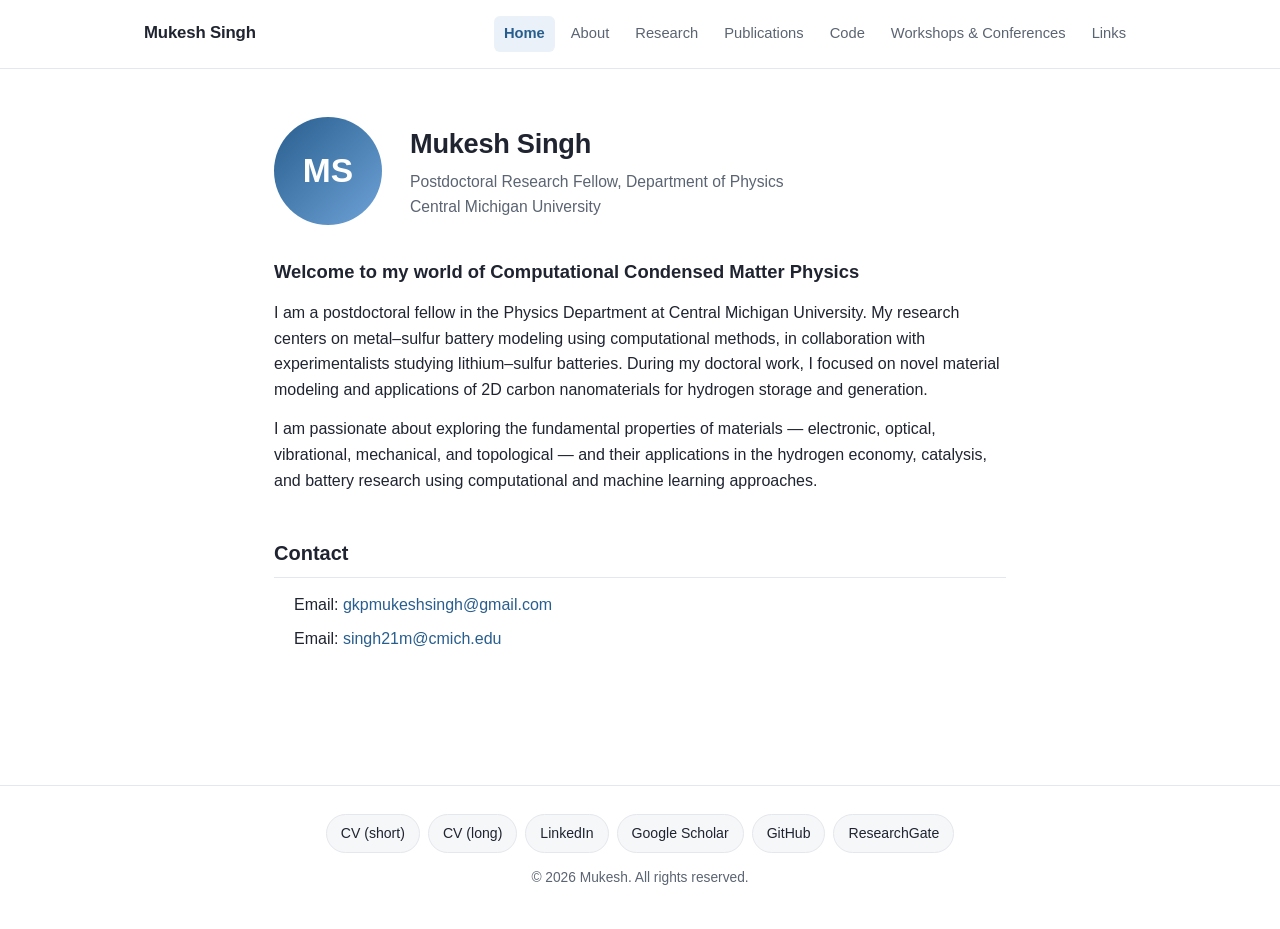
<file: index.html>
<!DOCTYPE html>
<html lang="en">

<head>
  <meta charset="UTF-8">
  <meta name="viewport" content="width=device-width, initial-scale=1.0">
  <title>Mukesh Singh — Computational Condensed Matter Physics</title>
  <meta name="description"
    content="Mukesh Singh, postdoctoral fellow at Central Michigan University, researching metal-sulfur batteries and computational condensed matter physics.">
  <link rel="stylesheet" href="assets/style.css">
</head>

<body>

  <header class="site-header">
    <div class="nav-wrap">
      <a class="site-name" href="index.html">Mukesh Singh</a>
      <nav class="site-nav">
        <a href="index.html" class="active">Home</a>
        <a href="about.html">About</a>
        <a href="research.html">Research</a>
        <a href="publications.html">Publications</a>
        <a href="code.html">Code</a>
        <a href="workshops.html">Workshops &amp; Conferences</a>
        <a href="links.html">Links</a>
      </nav>
    </div>
  </header>

  <main>

    <section class="hero">
      <div class="avatar">
        <!-- Replace this block with <img src="assets/profile.jpg" alt="Mukesh Singh"> once you add your photo -->
        MS
      </div>
      <div class="hero-text">
        <h1>Mukesh Singh</h1>
        <p class="hero-role">Postdoctoral Research Fellow, Department of Physics<br>Central Michigan University</p>
      </div>
    </section>

    <p class="tagline">Welcome to my world of Computational Condensed Matter Physics</p>

    <section>
      <p>
        I am a postdoctoral fellow in the Physics Department at Central Michigan University.
        My research centers on metal&ndash;sulfur battery modeling using computational methods,
        in collaboration with experimentalists studying lithium&ndash;sulfur batteries.
        During my doctoral work, I focused on novel material modeling and applications of
        2D carbon nanomaterials for hydrogen storage and generation.
      </p>
      <p>
        I am passionate about exploring the fundamental properties of materials &mdash;
        electronic, optical, vibrational, mechanical, and topological &mdash; and their
        applications in the hydrogen economy, catalysis, and battery research using
        computational and machine learning approaches.
      </p>
    </section>

    <section>
      <h2>Contact</h2>
      <ul class="contact-list plain">
        <li>Email: <a href="mailto:gkpmukeshsingh@gmail.com">gkpmukeshsingh@gmail.com</a></li>
        <li>Email: <a href="mailto:singh21m@cmich.edu">singh21m@cmich.edu</a></li>
      </ul>
    </section>

  </main>

  <footer class="site-footer">
    <div class="footer-wrap">
      <div class="link-row">
        <a class="pill" href="https://github.com/mukesh4iitb/mukesh4iitb.github.io/blob/main/CV_short.pdf"
          target="_blank" rel="noopener">CV (short)</a>
        <a class="pill" href="https://github.com/mukesh4iitb/mukesh4iitb.github.io/blob/main/CV_long.pdf"
          target="_blank" rel="noopener">CV (long)</a>
        <a class="pill" href="http://linkedin.com/in/mukesh-singh-63236919b" target="_blank" rel="noopener">LinkedIn</a>
        <a class="pill" href="https://scholar.google.co.in/citations?user=Lfi6CDsAAAAJ&hl=en" target="_blank"
          rel="noopener">Google Scholar</a>
        <a class="pill" href="https://github.com/mukesh4iitb" target="_blank" rel="noopener">GitHub</a>
        <a class="pill" href="https://www.researchgate.net/profile/Mukesh_Singh9" target="_blank"
          rel="noopener">ResearchGate</a>
      </div>
      <span class="footer-copyright">&copy; 2026 Mukesh. All rights reserved.</span>
    </div>
  </footer>

</body>

</html>
</file>
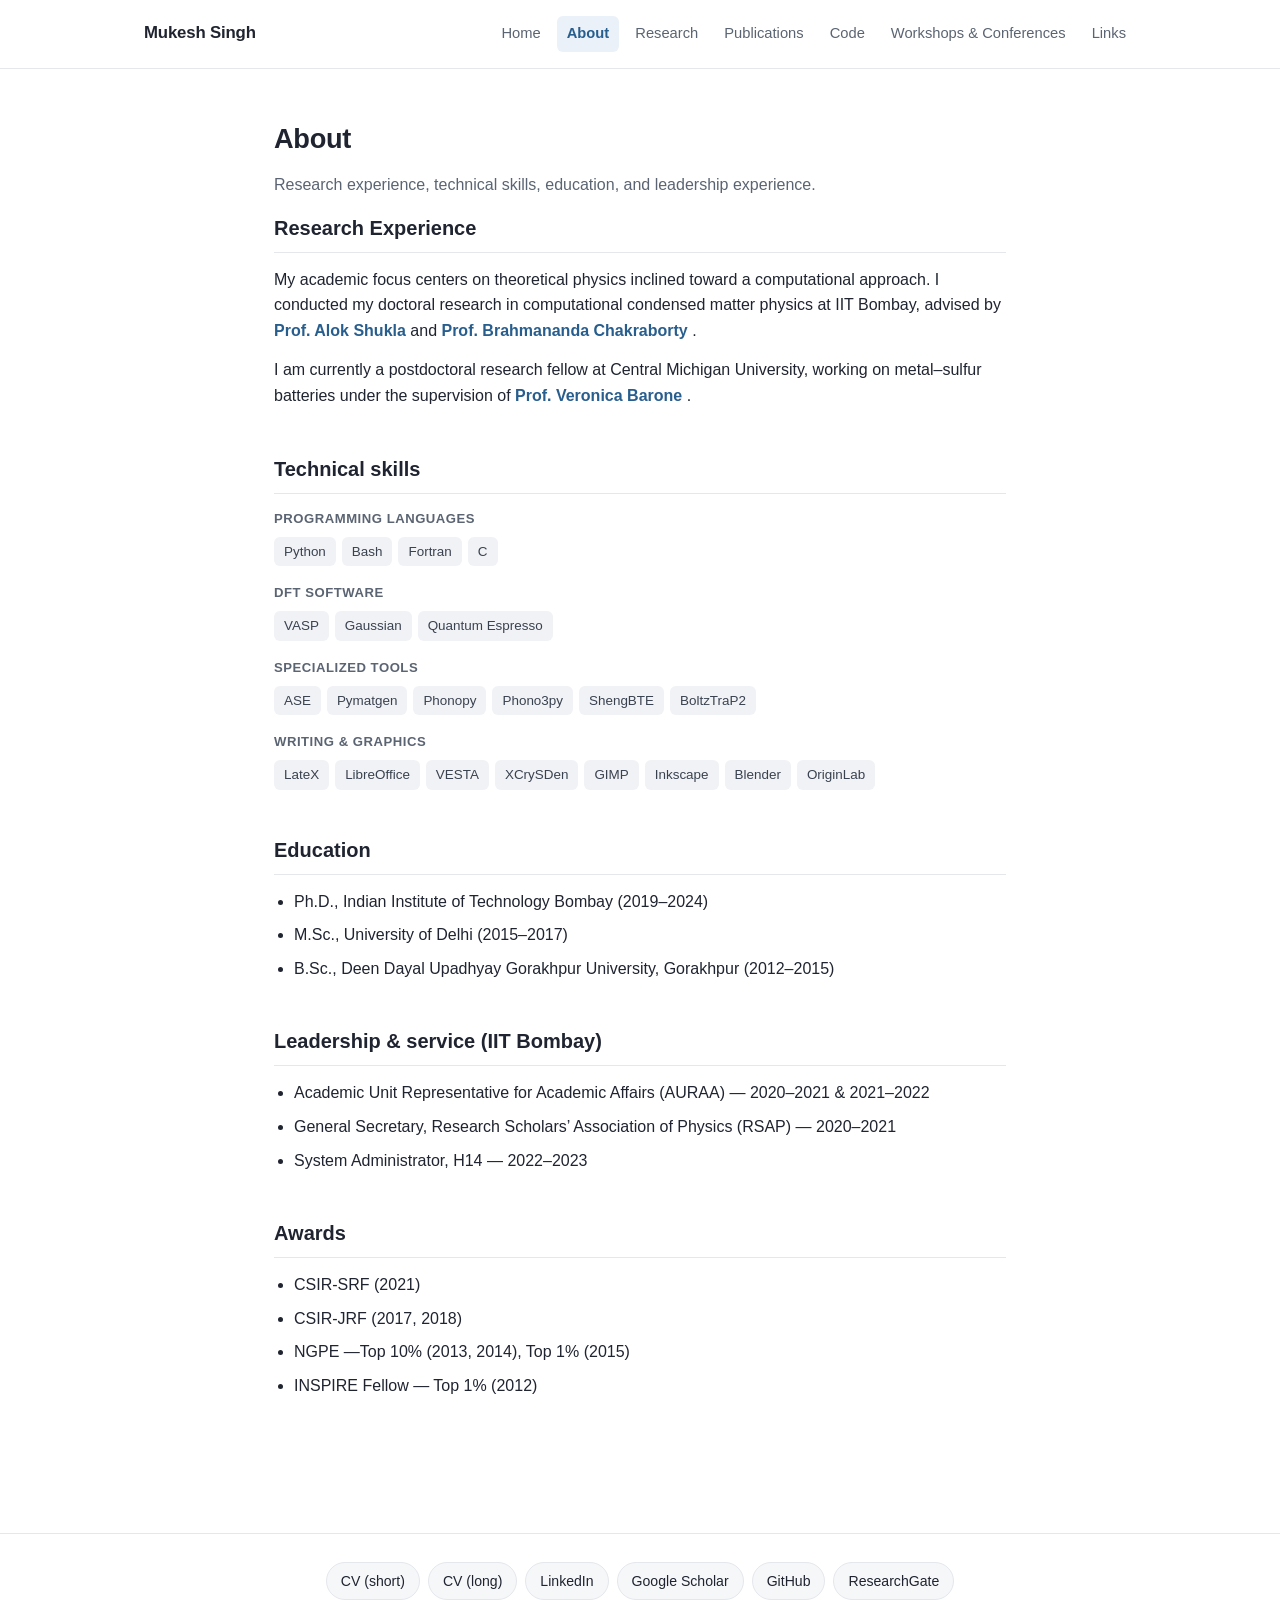
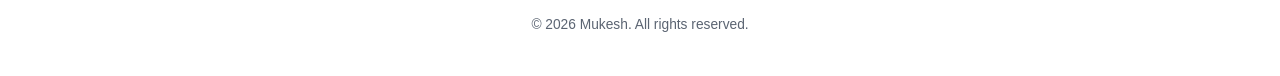
<file: about.html>
<!DOCTYPE html>
<html lang="en">

<head>
  <meta charset="UTF-8">
  <meta name="viewport" content="width=device-width, initial-scale=1.0">
  <title>About — Mukesh Singh</title>
  <meta name="description" content="Education, research background, and leadership roles of Mukesh Singh.">
  <link rel="stylesheet" href="assets/style.css">
</head>

<body>

  <header class="site-header">
    <div class="nav-wrap">
      <a class="site-name" href="index.html">Mukesh Singh</a>
      <nav class="site-nav">
        <a href="index.html">Home</a>
        <a href="about.html" class="active">About</a>
        <a href="research.html">Research</a>
        <a href="publications.html">Publications</a>
        <a href="code.html">Code</a>
        <a href="workshops.html">Workshops &amp; Conferences</a>
        <a href="links.html">Links</a>
      </nav>
    </div>
  </header>

  <main>

    <h1>About</h1>
    <p class="muted">Research experience, technical skills, education, and leadership experience.</p>

    <section>
      <h2>Research Experience</h2>
      <p>
        My academic focus centers on theoretical physics inclined toward a computational
        approach. I conducted my doctoral research in computational condensed matter physics
        at IIT Bombay, advised by
        <strong>
          <a href="https://homepages.iitb.ac.in/~shukla/" target="_blank" rel="noopener">
            Prof. Alok Shukla
          </a>
        </strong>
        and
        <strong>
          <a href="https://scholar.google.com/citations?user=LNHAP3UAAAAJ&hl=en" target="_blank" rel="noopener">
            Prof. Brahmananda Chakraborty
          </a>
        </strong>.
        <!-- <strong>Prof. Alok Shukla</strong> and <strong>Prof. Brahmananda Chakraborty</strong>. -->
      </p>
      <p>
        I am currently a postdoctoral research fellow at Central Michigan University, working
        on metal&ndash;sulfur batteries under the supervision of
        <strong>
          <a href="https://people.se.cmich.edu/baron1v/" target="_blank" rel="noopener">
            Prof. Veronica Barone
          </a>
        </strong>.
      </p>
    </section>

    <section>
      <h2>Technical skills</h2>

      <div class="tag-group">
        <div class="tag-group-label">Programming languages</div>
        <div class="tags">
          <span class="tag">Python</span>
          <span class="tag">Bash</span>
          <!-- <span class="tag">Jupyter Notebook</span> -->
          <span class="tag">Fortran</span>
          <span class="tag">C</span>
        </div>
      </div>

      <!-- <div class="tag-group">
        <div class="tag-group-label">Libraries</div>
        <div class="tags">
          <span class="tag">ASE</span>
          <span class="tag">Pymatgen</span>
        </div>
      </div> -->

      <div class="tag-group">
        <div class="tag-group-label">DFT software</div>
        <div class="tags">
          <span class="tag">VASP</span>
          <span class="tag">Gaussian</span>
          <span class="tag">Quantum Espresso</span>
        </div>
      </div>

      <div class="tag-group">
        <div class="tag-group-label">Specialized tools</div>
        <div class="tags">
          <span class="tag">ASE</span>
          <span class="tag">Pymatgen</span>
          <span class="tag">Phonopy</span>
          <span class="tag">Phono3py</span>
          <span class="tag">ShengBTE</span>
          <span class="tag">BoltzTraP2</span>
        </div>
      </div>

      <div class="tag-group">
        <div class="tag-group-label">Writing & Graphics</div>
        <div class="tags">
          <span class="tag">LateX</span>
          <span class="tag">LibreOffice</span>
          <span class="tag">VESTA</span>
          <span class="tag">XCrySDen</span>
          <span class="tag">GIMP</span>
          <span class="tag">Inkscape</span>
          <span class="tag">Blender</span>
          <span class="tag">OriginLab</span>
        </div>
      </div>
    </section>

    <section>
      <h2>Education</h2>
      <ul class="plain">
        <li>Ph.D., Indian Institute of Technology Bombay (2019&ndash;2024)</li>
        <li>M.Sc., University of Delhi (2015&ndash;2017)</li>
        <li>B.Sc., Deen Dayal Upadhyay Gorakhpur University, Gorakhpur (2012&ndash;2015)</li>
      </ul>
    </section>

    <section>
      <h2>Leadership &amp; service (IIT Bombay)</h2>
      <ul class="plain">
        <li>Academic Unit Representative for Academic Affairs (AURAA) &mdash; 2020&ndash;2021 &amp; 2021&ndash;2022</li>
        <li>General Secretary, Research Scholars&rsquo; Association of Physics (RSAP) &mdash; 2020&ndash;2021</li>
        <li>System Administrator, H14 &mdash; 2022&ndash;2023</li>
      </ul>
    </section>

    <section>
      <h2>Awards</h2>
      <ul class="plain">
        <li>CSIR-SRF (2021)</li>
        <li>CSIR-JRF (2017, 2018)</li>
        <li>NGPE &mdash;Top 10% (2013, 2014), Top 1% (2015)</li>
        <li>INSPIRE Fellow &mdash; Top 1% (2012)</li>
      </ul>
    </section>

  </main>

  <footer class="site-footer">
    <div class="footer-wrap">
      <div class="link-row">
        <a class="pill" href="https://github.com/mukesh4iitb/mukesh4iitb.github.io/blob/main/CV_short.pdf"
          target="_blank" rel="noopener">CV (short)</a>
        <a class="pill" href="https://github.com/mukesh4iitb/mukesh4iitb.github.io/blob/main/CV_long.pdf"
          target="_blank" rel="noopener">CV (long)</a>
        <a class="pill" href="http://linkedin.com/in/mukesh-singh-63236919b" target="_blank" rel="noopener">LinkedIn</a>
        <a class="pill" href="https://scholar.google.co.in/citations?user=Lfi6CDsAAAAJ&hl=en" target="_blank"
          rel="noopener">Google Scholar</a>
        <a class="pill" href="https://github.com/mukesh4iitb" target="_blank" rel="noopener">GitHub</a>
        <a class="pill" href="https://www.researchgate.net/profile/Mukesh_Singh9" target="_blank"
          rel="noopener">ResearchGate</a>
      </div>
      <span class="footer-copyright">&copy; 2026 Mukesh. All rights reserved.</span>
    </div>
  </footer>

</body>

</html>
</file>
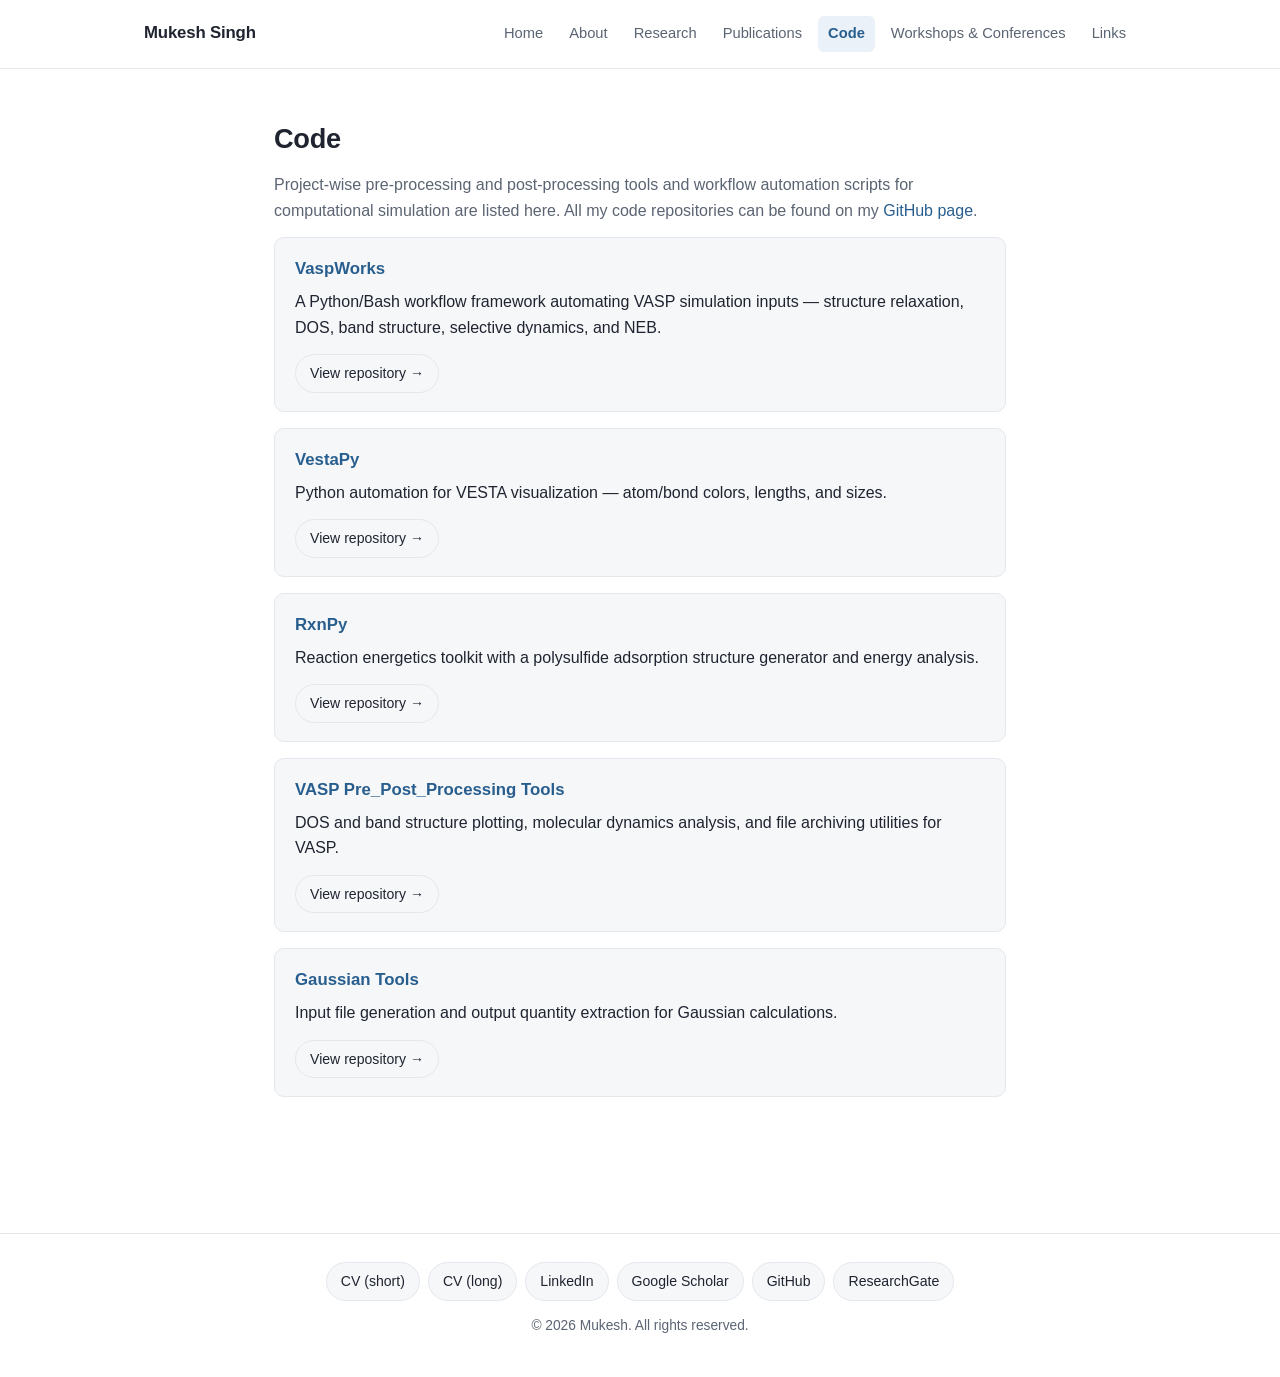
<file: code.html>
<!DOCTYPE html>
<html lang="en">

<head>
  <meta charset="UTF-8">
  <meta name="viewport" content="width=device-width, initial-scale=1.0">
  <title>Code — Mukesh Singh</title>
  <meta name="description"
    content="Open-source tools and workflow automation scripts by Mukesh Singh for computational simulation software (VASP, Gaussian, VESTA).">
  <link rel="stylesheet" href="assets/style.css">
</head>

<body>

  <header class="site-header">
    <div class="nav-wrap">
      <a class="site-name" href="index.html">Mukesh Singh</a>
      <nav class="site-nav">
        <a href="index.html">Home</a>
        <a href="about.html">About</a>
        <a href="research.html">Research</a>
        <a href="publications.html">Publications</a>
        <a href="code.html" class="active">Code</a>
        <a href="workshops.html">Workshops &amp; Conferences</a>
        <a href="links.html">Links</a>
      </nav>
    </div>
  </header>

  <main>

    <h1>Code</h1>
    <p class="muted">
      Project-wise pre-processing and post-processing tools and workflow automation
      scripts for computational simulation are listed here. All my code repositories
      can be found on my <a href="https://github.com/mukesh4iitb" target="_blank" rel="noopener">GitHub page</a>.
    </p>

    <section>

      <div class="card">
        <h3>VaspWorks</h3>
        <p>A Python/Bash workflow framework automating VASP simulation inputs &mdash; structure relaxation, DOS, band
          structure, selective dynamics, and NEB.</p>
        <a class="pill" href="https://github.com/mukesh4iitb/VaspWorks" target="_blank" rel="noopener">View repository
          →</a>
      </div>



      <div class="card">
        <h3>VestaPy</h3>
        <p>Python automation for VESTA visualization &mdash; atom/bond colors, lengths, and sizes.</p>
        <a class="pill" href="https://github.com/mukesh4iitb/vestapy" target="_blank" rel="noopener">View repository
          →</a>
      </div>

      <div class="card">
        <h3>RxnPy</h3>
        <p>Reaction energetics toolkit with a polysulfide adsorption structure generator and energy analysis.</p>
        <a class="pill" href="https://github.com/mukesh4iitb/RxnPy/tree/main" target="_blank" rel="noopener">View
          repository →</a>
      </div>


      <div class="card">
        <h3>VASP Pre_Post_Processing Tools</h3>
        <p>DOS and band structure plotting, molecular dynamics analysis, and file archiving utilities for VASP.</p>
        <a class="pill" href="https://github.com/mukesh4iitb/pre_and_post_processing_dft/tree/main/vasp" target="_blank"
          rel="noopener">View repository →</a>
      </div>

      <div class="card">
        <h3>Gaussian Tools</h3>
        <p>Input file generation and output quantity extraction for Gaussian calculations.</p>
        <a class="pill" href="https://github.com/mukesh4iitb/pre_and_post_processing_dft/tree/main/gaussian"
          target="_blank" rel="noopener">View repository →</a>
      </div>
    </section>

  </main>

  <footer class="site-footer">
    <div class="footer-wrap">
      <div class="link-row">
        <a class="pill" href="https://github.com/mukesh4iitb/mukesh4iitb.github.io/blob/main/CV_short.pdf"
          target="_blank" rel="noopener">CV (short)</a>
        <a class="pill" href="https://github.com/mukesh4iitb/mukesh4iitb.github.io/blob/main/CV_long.pdf"
          target="_blank" rel="noopener">CV (long)</a>
        <a class="pill" href="http://linkedin.com/in/mukesh-singh-63236919b" target="_blank" rel="noopener">LinkedIn</a>
        <a class="pill" href="https://scholar.google.co.in/citations?user=Lfi6CDsAAAAJ&hl=en" target="_blank"
          rel="noopener">Google Scholar</a>
        <a class="pill" href="https://github.com/mukesh4iitb" target="_blank" rel="noopener">GitHub</a>
        <a class="pill" href="https://www.researchgate.net/profile/Mukesh_Singh9" target="_blank"
          rel="noopener">ResearchGate</a>
      </div>
      <span class="footer-copyright">&copy; 2026 Mukesh. All rights reserved.</span>
    </div>
  </footer>

</body>

</html>
</file>
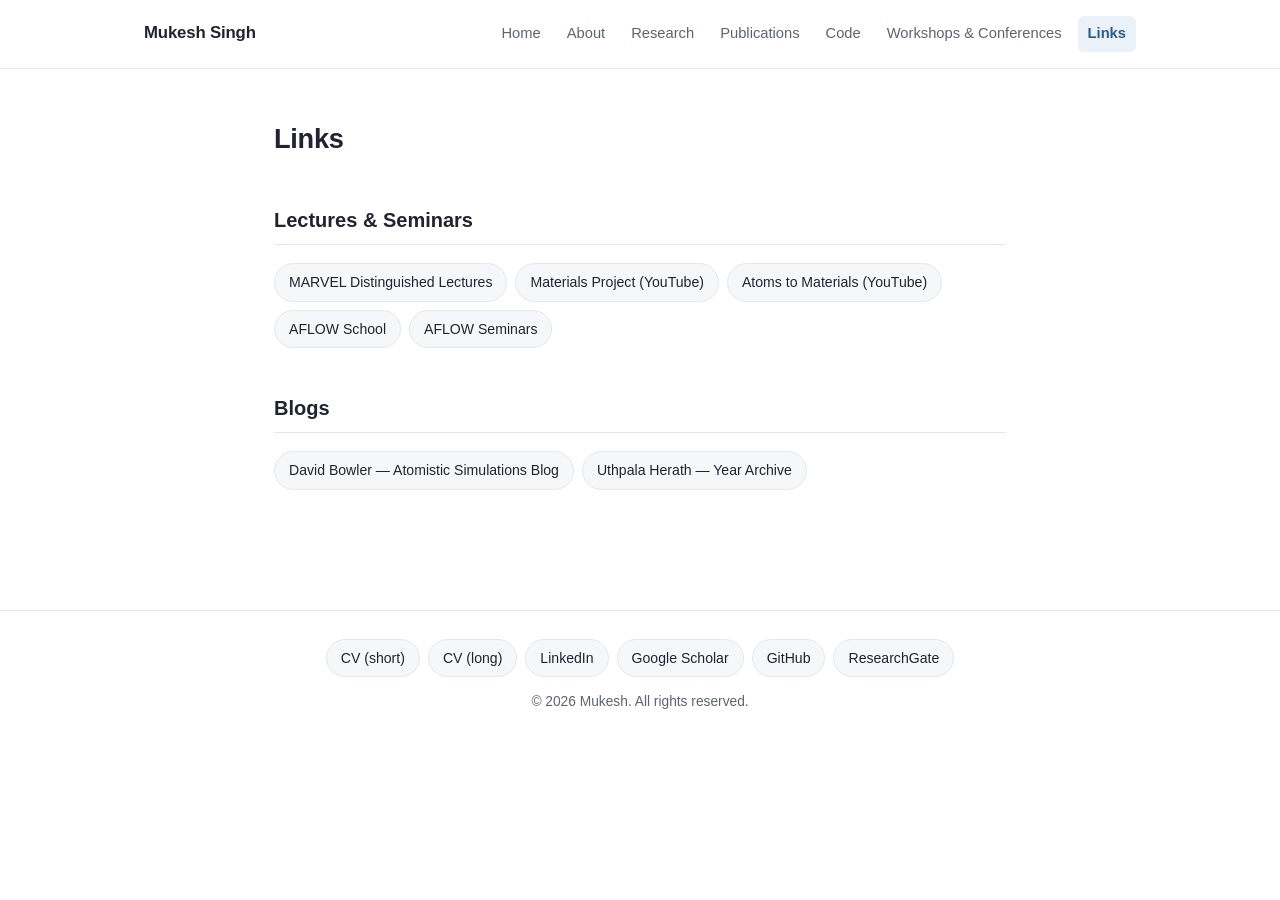
<file: links.html>
<!DOCTYPE html>
<html lang="en">

<head>
  <meta charset="UTF-8">
  <meta name="viewport" content="width=device-width, initial-scale=1.0">
  <title>Links — Mukesh Singh</title>
  <meta name="description"
    content="Useful links curated by Mukesh Singh — software, writing tools, and other resources.">
  <link rel="stylesheet" href="assets/style.css">
</head>

<body>

  <header class="site-header">
    <div class="nav-wrap">
      <a class="site-name" href="index.html">Mukesh Singh</a>
      <nav class="site-nav">
        <a href="index.html">Home</a>
        <a href="about.html">About</a>
        <a href="research.html">Research</a>
        <a href="publications.html">Publications</a>
        <a href="code.html">Code</a>
        <a href="workshops.html">Workshops &amp; Conferences</a>
        <a href="links.html" class="active">Links</a>
      </nav>
    </div>
  </header>

  <main>

    <h1>Links</h1>
    <!-- <p class="muted">A running collection of useful software, writing tools, and other resources.</p> -->

    <!--
    To add a new link, copy a <a class="pill" ...> line inside the relevant
    .link-row and update the href and text. To add a new category, copy a
    whole <section> block (h2 + link-row) and give it a new heading.
  -->

    <section>
      <!-- <h2>Software</h2>
      <div class="link-row">
      <a class="pill" href="https://www.vasp.at/wiki/index.php/The_VASP_Manual" target="_blank" rel="noopener">VASP Wiki</a>
      <a class="pill" href="https://www.materialsproject.org/" target="_blank" rel="noopener">Materials Project</a>
      <a class="pill" href="https://wiki.fysik.dtu.dk/ase/" target="_blank" rel="noopener">ASE Documentation</a>
      <a class="pill" href="https://www.quantum-espresso.org/" target="_blank" rel="noopener">Quantum ESPRESSO</a>
    </div> -->
    </section>

    <section>
      <!--  <h2>Writing</h2>
      <div class="link-row">
      <a class="pill" href="https://www.overleaf.com/" target="_blank" rel="noopener">Overleaf</a>
      <a class="pill" href="https://www.grammarly.com/" target="_blank" rel="noopener">Grammarly</a>
    </div> -->
    </section>

    <section>
      <h2>Lectures &amp; Seminars</h2>
      <div class="link-row">
        <a class="pill" href="https://www.materialscloud.org/learn/sections/bWQUKy/marvel-distinguished-lectures" target="_blank" rel="noopener">MARVEL Distinguished Lectures</a>
        <a class="pill" href="https://www.youtube.com/@MaterialsProject/videos" target="_blank" rel="noopener">Materials Project (YouTube)</a>
        <a class="pill" href="https://www.youtube.com/@AtomsToMaterials" target="_blank" rel="noopener">Atoms to Materials (YouTube)</a>
        <a class="pill" href="https://aflow.org/aflow-school/" target="_blank" rel="noopener">AFLOW School</a>
        <a class="pill" href="https://aflow.org/seminars/" target="_blank" rel="noopener">AFLOW Seminars</a>
      </div>
    </section>

    <section>
      <h2>Blogs</h2>
      <div class="link-row">
        <a class="pill" href="https://davidbowler.github.io/AtomisticSimulations/blog.html" target="_blank" rel="noopener">David Bowler — Atomistic Simulations Blog</a>
        <a class="pill" href="https://uthpalaherath.com/year-archive/" target="_blank" rel="noopener">Uthpala Herath — Year Archive</a>
      </div>
    </section>

  </main>

  <footer class="site-footer">
    <div class="footer-wrap">
      <div class="link-row">
        <a class="pill" href="https://github.com/mukesh4iitb/mukesh4iitb.github.io/blob/main/CV_short.pdf"
          target="_blank" rel="noopener">CV (short)</a>
        <a class="pill" href="https://github.com/mukesh4iitb/mukesh4iitb.github.io/blob/main/CV_long.pdf"
          target="_blank" rel="noopener">CV (long)</a>
        <a class="pill" href="http://linkedin.com/in/mukesh-singh-63236919b" target="_blank" rel="noopener">LinkedIn</a>
        <a class="pill" href="https://scholar.google.co.in/citations?user=Lfi6CDsAAAAJ&hl=en" target="_blank"
          rel="noopener">Google Scholar</a>
        <a class="pill" href="https://github.com/mukesh4iitb" target="_blank" rel="noopener">GitHub</a>
        <a class="pill" href="https://www.researchgate.net/profile/Mukesh_Singh9" target="_blank"
          rel="noopener">ResearchGate</a>
      </div>
      <span class="footer-copyright">&copy; 2026 Mukesh. All rights reserved.</span>
    </div>
  </footer>

</body>

</html>
</file>
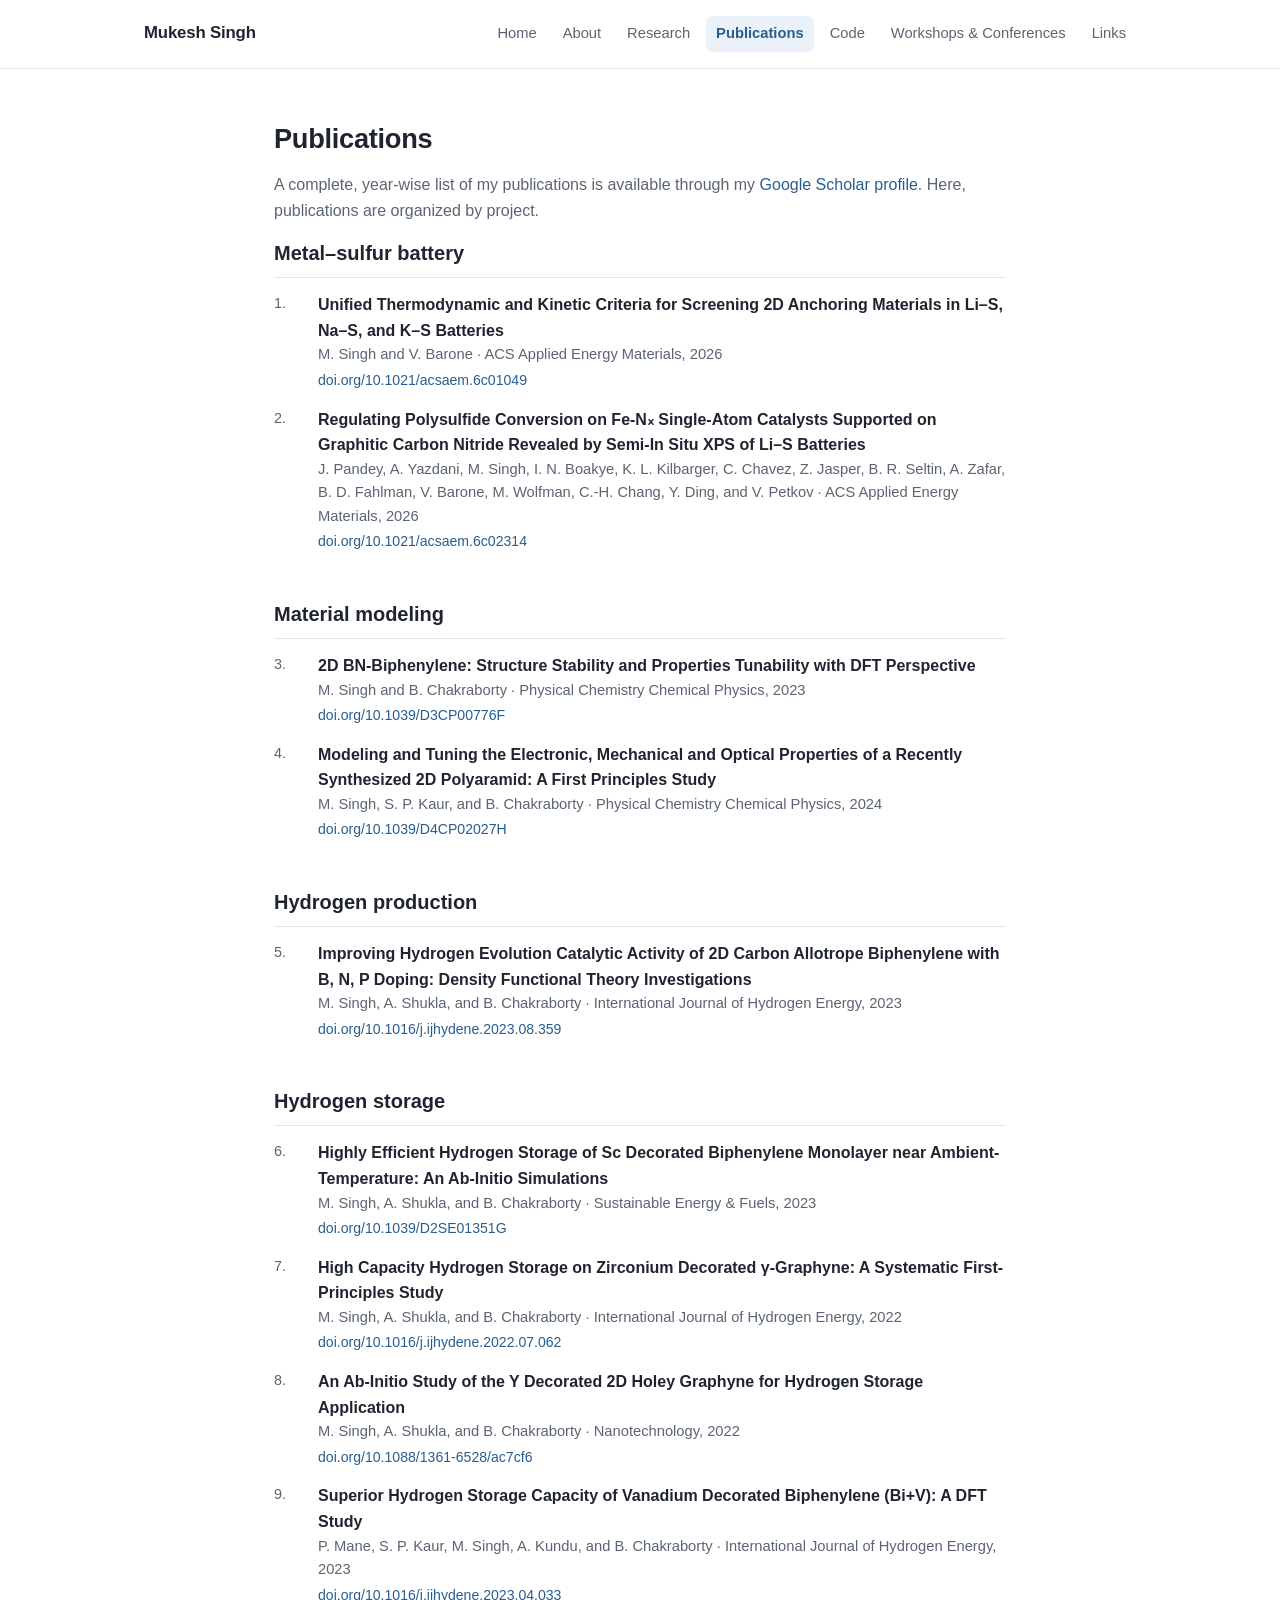
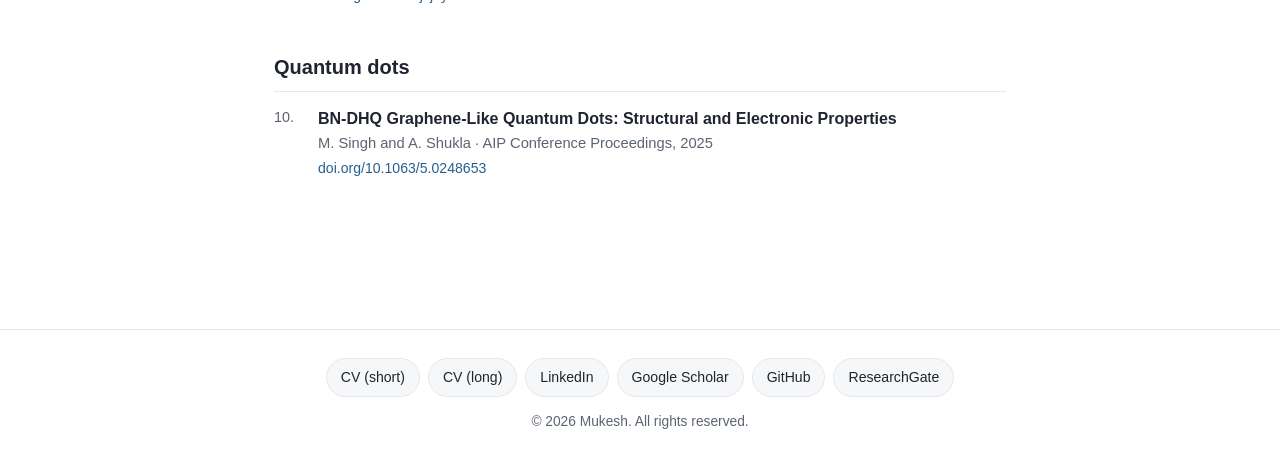
<file: publications.html>
<!DOCTYPE html>
<html lang="en">

<head>
  <meta charset="UTF-8">
  <meta name="viewport" content="width=device-width, initial-scale=1.0">
  <title>Publications — Mukesh Singh</title>
  <meta name="description"
    content="Peer-reviewed publications by Mukesh Singh on metal-sulfur batteries, material modeling, hydrogen storage/production, and quantum dots.">
  <link rel="stylesheet" href="assets/style.css">
</head>

<body>

  <header class="site-header">
    <div class="nav-wrap">
      <a class="site-name" href="index.html">Mukesh Singh</a>
      <nav class="site-nav">
        <a href="index.html">Home</a>
        <a href="about.html">About</a>
        <a href="research.html">Research</a>
        <a href="publications.html" class="active">Publications</a>
        <a href="code.html">Code</a>
        <a href="workshops.html">Workshops &amp; Conferences</a>
        <a href="links.html">Links</a>
      </nav>
    </div>
  </header>

  <main>

    <h1>Publications</h1>
    <p class="muted">A complete, year-wise list of my publications is available through my <a
        href="https://scholar.google.co.in/citations?user=Lfi6CDsAAAAJ&hl=en" target="_blank" rel="noopener">Google
        Scholar profile</a>. Here, publications are organized by project.</p>

    <section class="pub-group">
      <h2>Metal&ndash;sulfur battery</h2>

      <div class="pub-item">
        <span class="pub-num">1.</span>
        <div class="pub-title">Unified Thermodynamic and Kinetic Criteria for Screening 2D Anchoring Materials in
          Li&ndash;S, Na&ndash;S, and K&ndash;S Batteries</div>
        <div class="pub-meta">M. Singh and V. Barone &middot; ACS Applied Energy Materials, 2026</div>
        <a class="doi" href="https://doi.org/10.1021/acsaem.6c01049" target="_blank"
          rel="noopener">doi.org/10.1021/acsaem.6c01049</a>
      </div>

      <div class="pub-item">
        <span class="pub-num">2.</span>
        <div class="pub-title">Regulating Polysulfide Conversion on Fe-N&#8339; Single-Atom Catalysts Supported on
          Graphitic Carbon Nitride Revealed by Semi-In Situ XPS of Li&ndash;S Batteries</div>
        <div class="pub-meta">J. Pandey, A. Yazdani, M. Singh, I. N. Boakye, K. L. Kilbarger, C. Chavez, Z. Jasper, B.
          R. Seltin, A. Zafar, B. D. Fahlman, V. Barone, M. Wolfman, C.-H. Chang, Y. Ding, and V. Petkov &middot; ACS
          Applied Energy Materials, 2026</div>
        <a class="doi" href="https://doi.org/10.1021/acsaem.6c02314" target="_blank"
          rel="noopener">doi.org/10.1021/acsaem.6c02314</a>
      </div>
    </section>

    <section class="pub-group">
      <h2>Material modeling</h2>

      <div class="pub-item">
        <span class="pub-num">3.</span>
        <div class="pub-title">2D BN-Biphenylene: Structure Stability and Properties Tunability with DFT Perspective
        </div>
        <div class="pub-meta">M. Singh and B. Chakraborty &middot; Physical Chemistry Chemical Physics, 2023</div>
        <a class="doi" href="https://doi.org/10.1039/D3CP00776F" target="_blank"
          rel="noopener">doi.org/10.1039/D3CP00776F</a>
      </div>

      <div class="pub-item">
        <span class="pub-num">4.</span>
        <div class="pub-title">Modeling and Tuning the Electronic, Mechanical and Optical Properties of a Recently
          Synthesized 2D Polyaramid: A First Principles Study</div>
        <div class="pub-meta">M. Singh, S. P. Kaur, and B. Chakraborty &middot; Physical Chemistry Chemical Physics,
          2024</div>
        <a class="doi" href="https://doi.org/10.1039/D4CP02027H" target="_blank"
          rel="noopener">doi.org/10.1039/D4CP02027H</a>
      </div>
    </section>

    <section class="pub-group">
      <h2>Hydrogen production</h2>

      <div class="pub-item">
        <span class="pub-num">5.</span>
        <div class="pub-title">Improving Hydrogen Evolution Catalytic Activity of 2D Carbon Allotrope Biphenylene with
          B, N, P Doping: Density Functional Theory Investigations</div>
        <div class="pub-meta">M. Singh, A. Shukla, and B. Chakraborty &middot; International Journal of Hydrogen Energy,
          2023</div>
        <a class="doi" href="https://doi.org/10.1016/j.ijhydene.2023.08.359" target="_blank"
          rel="noopener">doi.org/10.1016/j.ijhydene.2023.08.359</a>
      </div>
    </section>

    <section class="pub-group">
      <h2>Hydrogen storage</h2>

      <div class="pub-item">
        <span class="pub-num">6.</span>
        <div class="pub-title">Highly Efficient Hydrogen Storage of Sc Decorated Biphenylene Monolayer near
          Ambient-Temperature: An Ab-Initio Simulations</div>
        <div class="pub-meta">M. Singh, A. Shukla, and B. Chakraborty &middot; Sustainable Energy &amp; Fuels, 2023
        </div>
        <a class="doi" href="https://doi.org/10.1039/D2SE01351G" target="_blank"
          rel="noopener">doi.org/10.1039/D2SE01351G</a>
      </div>

      <div class="pub-item">
        <span class="pub-num">7.</span>
        <div class="pub-title">High Capacity Hydrogen Storage on Zirconium Decorated &gamma;-Graphyne: A Systematic
          First-Principles Study</div>
        <div class="pub-meta">M. Singh, A. Shukla, and B. Chakraborty &middot; International Journal of Hydrogen Energy,
          2022</div>
        <a class="doi" href="https://doi.org/10.1016/j.ijhydene.2022.07.062" target="_blank"
          rel="noopener">doi.org/10.1016/j.ijhydene.2022.07.062</a>
      </div>

      <div class="pub-item">
        <span class="pub-num">8.</span>
        <div class="pub-title">An Ab-Initio Study of the Y Decorated 2D Holey Graphyne for Hydrogen Storage Application
        </div>
        <div class="pub-meta">M. Singh, A. Shukla, and B. Chakraborty &middot; Nanotechnology, 2022</div>
        <a class="doi" href="https://doi.org/10.1088/1361-6528/ac7cf6" target="_blank"
          rel="noopener">doi.org/10.1088/1361-6528/ac7cf6</a>
      </div>

      <div class="pub-item">
        <span class="pub-num">9.</span>
        <div class="pub-title">Superior Hydrogen Storage Capacity of Vanadium Decorated Biphenylene (Bi+V): A DFT Study
        </div>
        <div class="pub-meta">P. Mane, S. P. Kaur, M. Singh, A. Kundu, and B. Chakraborty &middot; International Journal
          of Hydrogen Energy, 2023</div>
        <a class="doi" href="https://doi.org/10.1016/j.ijhydene.2023.04.033" target="_blank"
          rel="noopener">doi.org/10.1016/j.ijhydene.2023.04.033</a>
      </div>
    </section>

    <section class="pub-group">
      <h2>Quantum dots</h2>

      <div class="pub-item">
        <span class="pub-num">10.</span>
        <div class="pub-title">BN-DHQ Graphene-Like Quantum Dots: Structural and Electronic Properties</div>
        <div class="pub-meta">M. Singh and A. Shukla &middot; AIP Conference Proceedings, 2025</div>
        <a class="doi" href="https://doi.org/10.1063/5.0248653" target="_blank"
          rel="noopener">doi.org/10.1063/5.0248653</a>
      </div>
    </section>

  </main>

  <footer class="site-footer">
    <div class="footer-wrap">
      <div class="link-row">
        <a class="pill" href="https://github.com/mukesh4iitb/mukesh4iitb.github.io/blob/main/CV_short.pdf"
          target="_blank" rel="noopener">CV (short)</a>
        <a class="pill" href="https://github.com/mukesh4iitb/mukesh4iitb.github.io/blob/main/CV_long.pdf"
          target="_blank" rel="noopener">CV (long)</a>
        <a class="pill" href="http://linkedin.com/in/mukesh-singh-63236919b" target="_blank" rel="noopener">LinkedIn</a>
        <a class="pill" href="https://scholar.google.co.in/citations?user=Lfi6CDsAAAAJ&hl=en" target="_blank"
          rel="noopener">Google Scholar</a>
        <a class="pill" href="https://github.com/mukesh4iitb" target="_blank" rel="noopener">GitHub</a>
        <a class="pill" href="https://www.researchgate.net/profile/Mukesh_Singh9" target="_blank"
          rel="noopener">ResearchGate</a>
      </div>
      <span class="footer-copyright">&copy; 2026 Mukesh. All rights reserved.</span>
    </div>
  </footer>

</body>

</html>
</file>
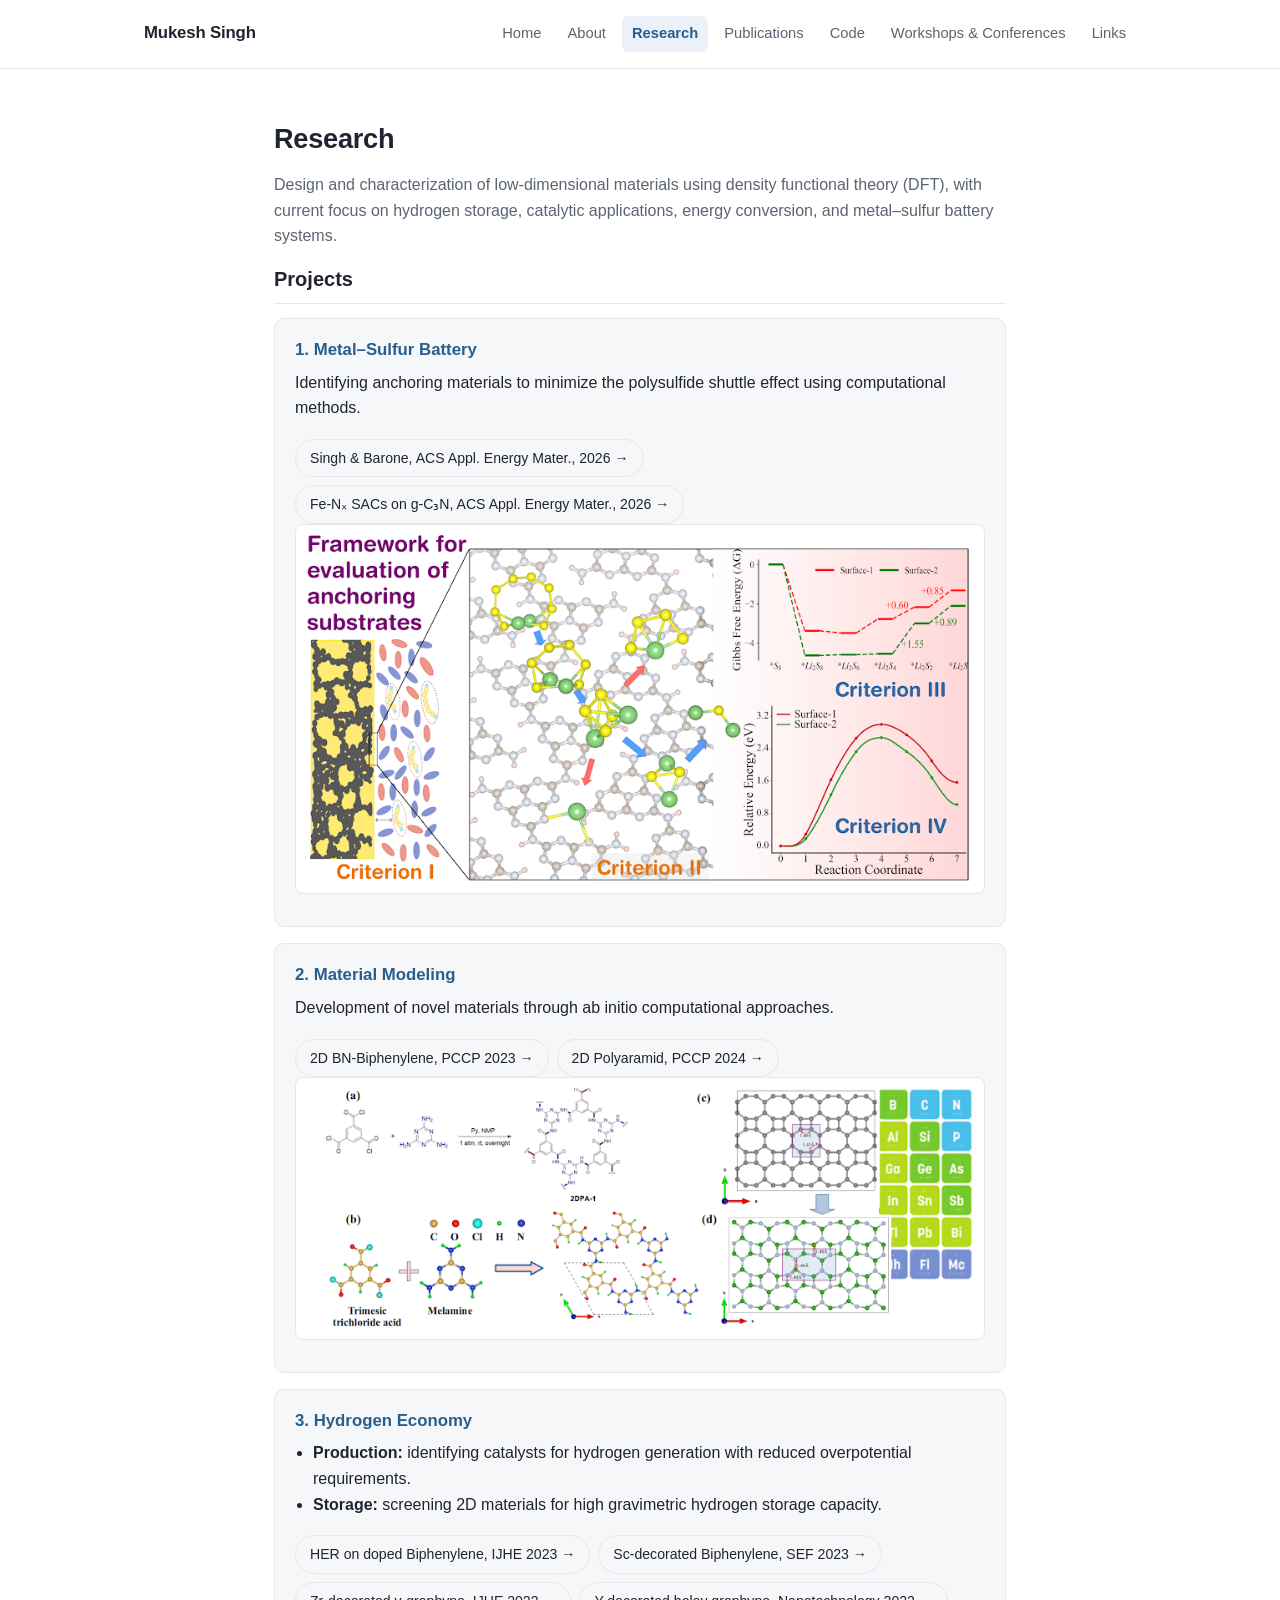
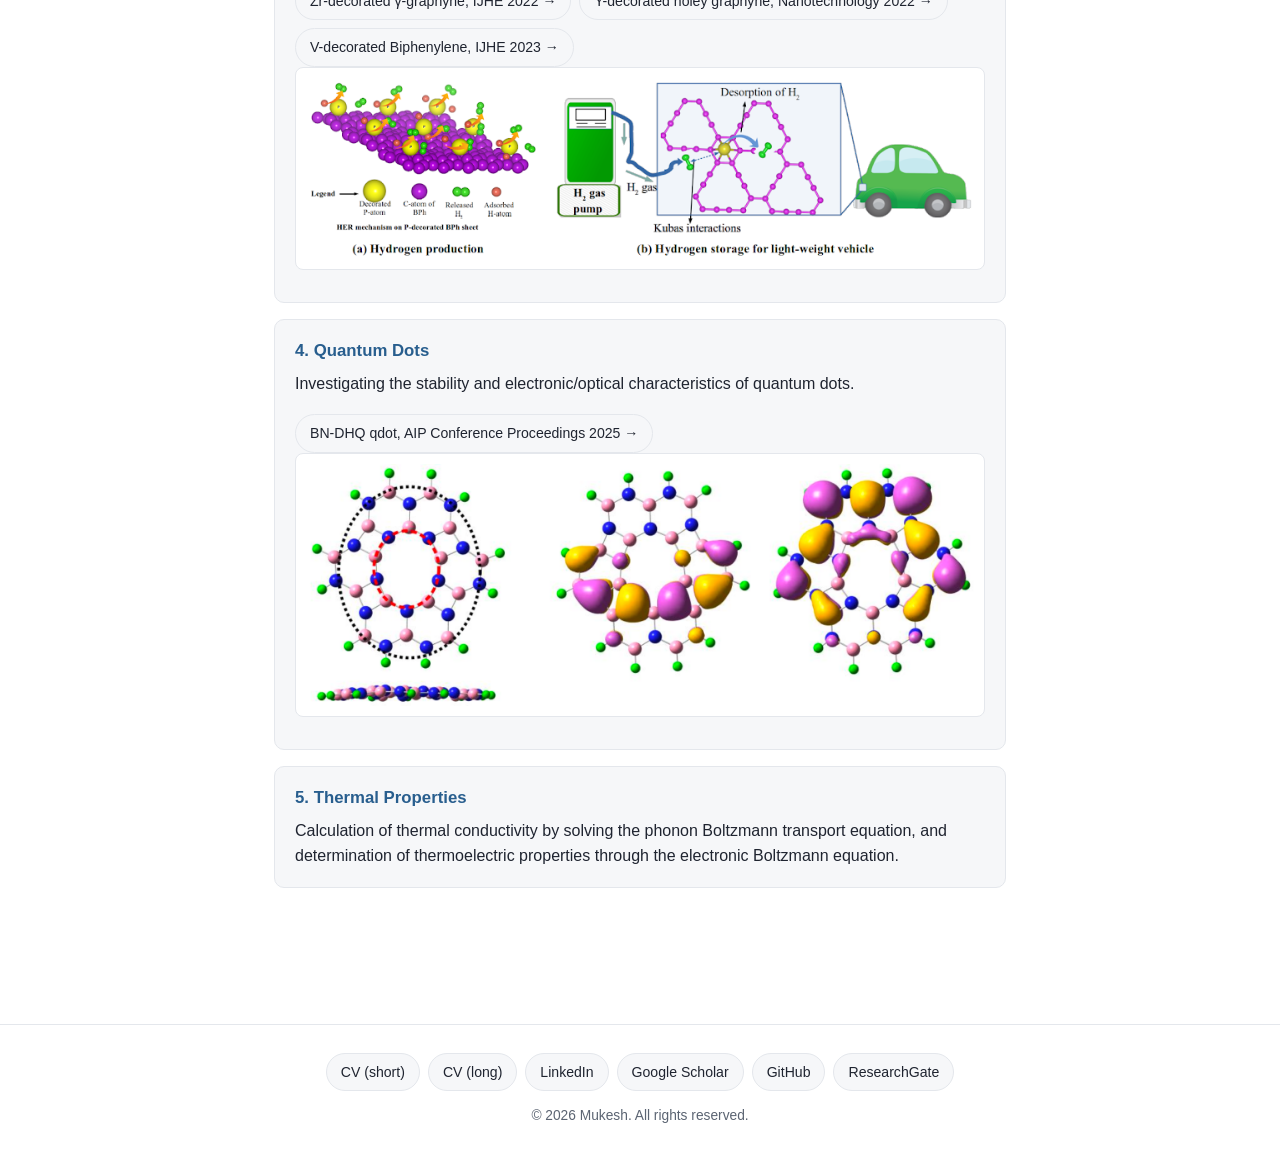
<file: research.html>
<!DOCTYPE html>
<html lang="en">

<head>
  <meta charset="UTF-8">
  <meta name="viewport" content="width=device-width, initial-scale=1.0">
  <title>Research — Mukesh Singh</title>
  <meta name="description" content="Research projects of Mukesh Singh in computational condensed matter physics.">
  <link rel="stylesheet" href="assets/style.css">
</head>

<body>

  <header class="site-header">
    <div class="nav-wrap">
      <a class="site-name" href="index.html">Mukesh Singh</a>
      <nav class="site-nav">
        <a href="index.html">Home</a>
        <a href="about.html">About</a>
        <a href="research.html" class="active">Research</a>
        <a href="publications.html">Publications</a>
        <a href="code.html">Code</a>
        <a href="workshops.html">Workshops &amp; Conferences</a>
        <a href="links.html">Links</a>
      </nav>
    </div>
  </header>

  <main>

    <h1>Research</h1>
    <p class="muted">
      Design and characterization of low-dimensional materials using density functional
      theory (DFT), with current focus on hydrogen storage, catalytic applications, energy
      conversion, and metal&ndash;sulfur battery systems.
    </p>

    <section>
      <h2>Projects</h2>

      <div class="card">
        <h3>1. Metal&ndash;Sulfur Battery</h3>
        <p>Identifying anchoring materials to minimize the polysulfide shuttle effect using computational methods.</p>
        <div class="link-row">
          <a class="pill" href="https://doi.org/10.1021/acsaem.6c01049" target="_blank" rel="noopener">Singh &amp;
            Barone, ACS Appl. Energy Mater., 2026 →</a>

          <a class="pill" href="doi.org/10.1021/acsaem.6c02314" target="_blank" rel="noopener"> Fe-N&#8339; SACs on
            g-C&#8323;N, ACS Appl. Energy Mater., 2026 →</a>

        </div>
        <img class="card-figure" src="assets/research/metal-sulfur-battery.png"
          alt="Framework for evaluation of anchoring substrates in metal-sulfur batteries, showing thermodynamic and kinetic screening criteria">
      </div>

      <div class="card">
        <h3>2. Material Modeling</h3>
        <p>Development of novel materials through ab initio computational approaches.</p>
        <div class="link-row">
          <a class="pill" href="https://doi.org/10.1039/D3CP00776F" target="_blank" rel="noopener">2D BN-Biphenylene,
            PCCP 2023 →</a>
          <a class="pill" href="https://doi.org/10.1039/D4CP02027H" target="_blank" rel="noopener">2D Polyaramid, PCCP
            2024 →</a>
        </div>
        <img class="card-figure" src="assets/research/material-modeling.png"
          alt="Synthesis scheme and structure of the 2D polyaramid 2DPA-1 material">
      </div>

      <div class="card">
        <h3>3. Hydrogen Economy</h3>
        <ul>
          <li><strong>Production:</strong> identifying catalysts for hydrogen generation with reduced overpotential
            requirements.</li>
          <li><strong>Storage:</strong> screening 2D materials for high gravimetric hydrogen storage capacity.</li>
        </ul>
        <div class="link-row">
          <a class="pill" href="https://doi.org/10.1016/j.ijhydene.2023.08.359" target="_blank" rel="noopener">HER on
            doped Biphenylene, IJHE 2023 →</a>
          <a class="pill" href="https://doi.org/10.1039/D2SE01351G" target="_blank" rel="noopener">Sc-decorated
            Biphenylene, SEF 2023 →</a>
          <a class="pill" href="https://doi.org/10.1016/j.ijhydene.2022.07.062" target="_blank"
            rel="noopener">Zr-decorated &gamma;-graphyne, IJHE 2022 →</a>
          <a class="pill" href="https://doi.org/10.1088/1361-6528/ac7cf6" target="_blank" rel="noopener">Y-decorated
            holey graphyne, Nanotechnology 2022 →</a>
          <a class="pill" href="https://doi.org/10.1016/j.ijhydene.2023.04.033" target="_blank"
            rel="noopener">V-decorated Biphenylene, IJHE 2023 →</a>
        </div>
        <img class="card-figure" src="assets/research/hydrogen-economy.png"
          alt="Hydrogen evolution reaction mechanism on a decorated biphenylene sheet, and hydrogen storage for light-weight vehicles">
      </div>

      <div class="card">
        <h3>4. Quantum Dots</h3>
        <p>Investigating the stability and electronic/optical characteristics of quantum dots.</p>
        <div class="link-row">
          <a class="pill" href="https://doi.org/10.1063/5.0248653" target="_blank" rel="noopener">BN-DHQ qdot,
            AIP Conference Proceedings 2025 →</a>
        </div>
        <img class="card-figure" src="assets/research/BN_DHQ.png"
          alt="BN-DHQ graphene-like quantum dot: top and side views of the atomic structure, alongside two molecular orbital isosurface plots">
      </div>

      <div class="card">
        <h3>5. Thermal Properties</h3>
        <p>
          Calculation of thermal conductivity by solving the phonon Boltzmann transport
          equation, and determination of thermoelectric properties through the electronic
          Boltzmann equation.
        </p>
      </div>
    </section>

  </main>

  <footer class="site-footer">
    <div class="footer-wrap">
      <div class="link-row">
        <a class="pill" href="https://github.com/mukesh4iitb/mukesh4iitb.github.io/blob/main/CV_short.pdf"
          target="_blank" rel="noopener">CV (short)</a>
        <a class="pill" href="https://github.com/mukesh4iitb/mukesh4iitb.github.io/blob/main/CV_long.pdf"
          target="_blank" rel="noopener">CV (long)</a>
        <a class="pill" href="http://linkedin.com/in/mukesh-singh-63236919b" target="_blank" rel="noopener">LinkedIn</a>
        <a class="pill" href="https://scholar.google.co.in/citations?user=Lfi6CDsAAAAJ&hl=en" target="_blank"
          rel="noopener">Google Scholar</a>
        <a class="pill" href="https://github.com/mukesh4iitb" target="_blank" rel="noopener">GitHub</a>
        <a class="pill" href="https://www.researchgate.net/profile/Mukesh_Singh9" target="_blank"
          rel="noopener">ResearchGate</a>
      </div>
      <span class="footer-copyright">&copy; 2026 Mukesh. All rights reserved.</span>
    </div>
  </footer>

</body>

</html>
</file>
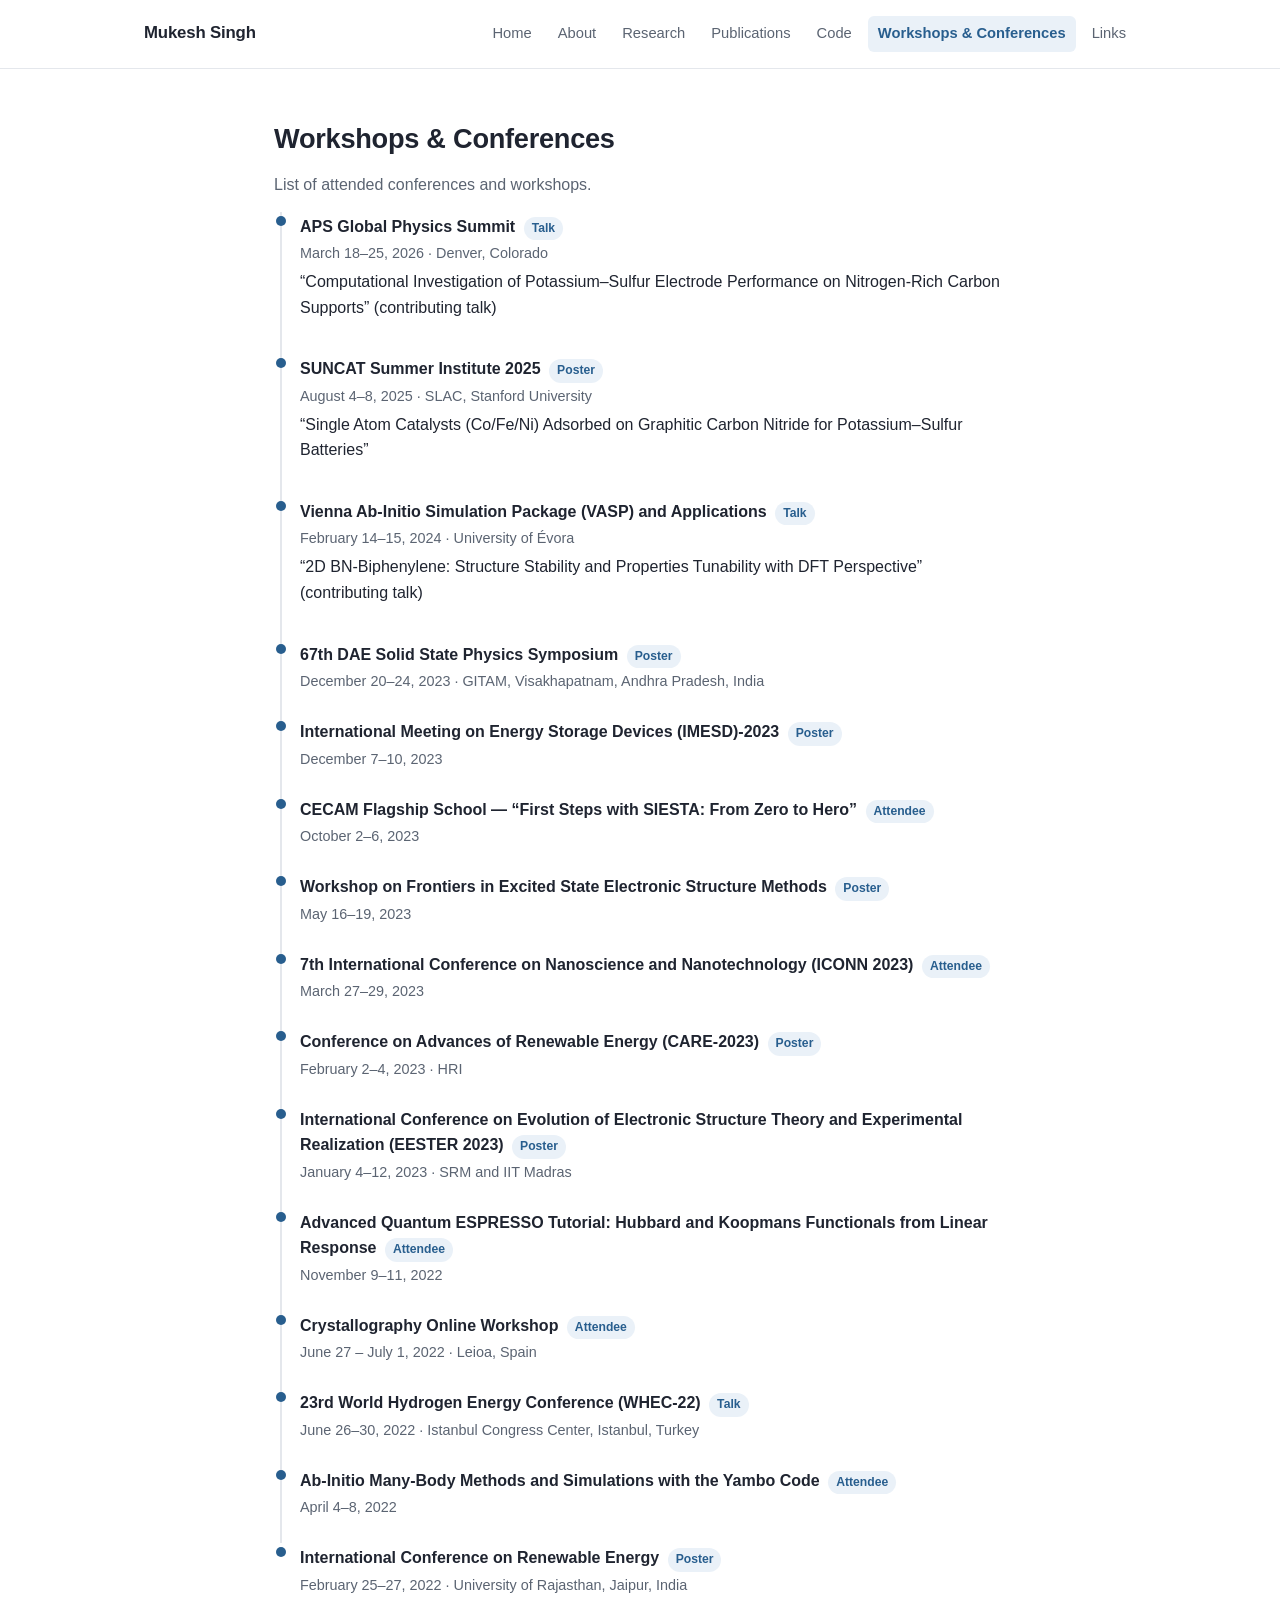
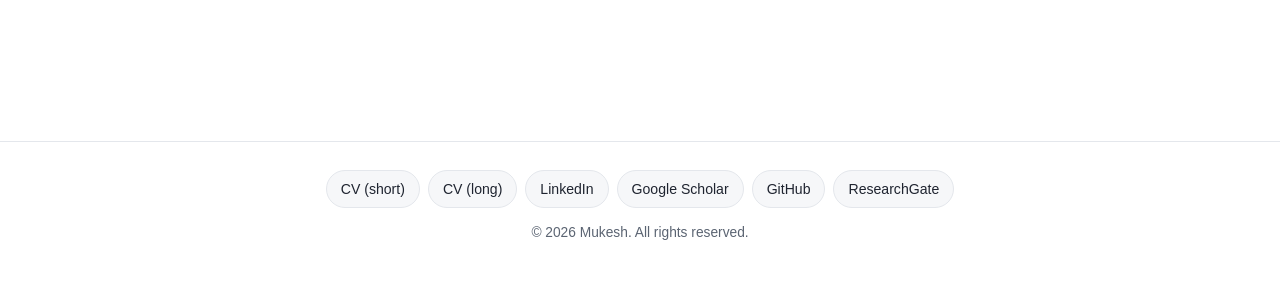
<file: workshops.html>
<!DOCTYPE html>
<html lang="en">

<head>
  <meta charset="UTF-8">
  <meta name="viewport" content="width=device-width, initial-scale=1.0">
  <title>Workshops &amp; Conferences — Mukesh Singh</title>
  <meta name="description" content="Conferences and workshops attended by Mukesh Singh.">
  <link rel="stylesheet" href="assets/style.css">
</head>

<body>

  <header class="site-header">
    <div class="nav-wrap">
      <a class="site-name" href="index.html">Mukesh Singh</a>
      <nav class="site-nav">
        <a href="index.html">Home</a>
        <a href="about.html">About</a>
        <a href="research.html">Research</a>
        <a href="publications.html">Publications</a>
        <a href="code.html">Code</a>
        <a href="workshops.html" class="active">Workshops &amp; Conferences</a>
        <a href="links.html">Links</a>
      </nav>
    </div>
  </header>

  <main>

    <h1>Workshops &amp; Conferences</h1>
    <p class="muted">List of attended conferences and workshops.</p>

    <section>

      <div class="wk-item">
        <div class="wk-title">APS Global Physics Summit <span class="badge">Talk</span></div>
        <div class="wk-meta">March 18&ndash;25, 2026 &middot; Denver, Colorado</div>
        <p>&ldquo;Computational Investigation of Potassium&ndash;Sulfur Electrode Performance on Nitrogen-Rich Carbon
          Supports&rdquo; (contributing talk)</p>
      </div>

      <div class="wk-item">
        <div class="wk-title">SUNCAT Summer Institute 2025 <span class="badge">Poster</span></div>
        <div class="wk-meta">August 4&ndash;8, 2025 &middot; SLAC, Stanford University</div>
        <p>&ldquo;Single Atom Catalysts (Co/Fe/Ni) Adsorbed on Graphitic Carbon Nitride for Potassium&ndash;Sulfur
          Batteries&rdquo;</p>
      </div>

      <div class="wk-item">
        <div class="wk-title">Vienna Ab-Initio Simulation Package (VASP) and Applications <span class="badge">Talk
          </span></div>
        <div class="wk-meta">February 14&ndash;15, 2024 &middot; University of &Eacute;vora</div>
        <p>&ldquo;2D BN-Biphenylene: Structure Stability and Properties Tunability with DFT Perspective&rdquo;
          (contributing talk)</p>
      </div>

      <div class="wk-item">
        <div class="wk-title">67th DAE Solid State Physics Symposium <span class="badge">Poster</span></div>
        <div class="wk-meta">December 20&ndash;24, 2023 &middot; GITAM, Visakhapatnam, Andhra Pradesh, India</div>
      </div>

      <div class="wk-item">
        <div class="wk-title">International Meeting on Energy Storage Devices (IMESD)-2023 <span
            class="badge">Poster</span></div>
        <div class="wk-meta">December 7&ndash;10, 2023</div>
      </div>

      <div class="wk-item">
        <div class="wk-title">CECAM Flagship School &mdash; &ldquo;First Steps with SIESTA: From Zero to Hero&rdquo;
          <span class="badge">Attendee</span>
        </div>
        <div class="wk-meta">October 2&ndash;6, 2023</div>
      </div>

      <div class="wk-item">
        <div class="wk-title">Workshop on Frontiers in Excited State Electronic Structure Methods <span
            class="badge">Poster</span></div>
        <div class="wk-meta">May 16&ndash;19, 2023</div>
      </div>

      <div class="wk-item">
        <div class="wk-title">7th International Conference on Nanoscience and Nanotechnology (ICONN 2023) <span
            class="badge">Attendee</span></div>
        <div class="wk-meta">March 27&ndash;29, 2023</div>
      </div>

      <div class="wk-item">
        <div class="wk-title">Conference on Advances of Renewable Energy (CARE-2023) <span class="badge">Poster</span>
        </div>
        <div class="wk-meta">February 2&ndash;4, 2023 &middot; HRI</div>
      </div>

      <div class="wk-item">
        <div class="wk-title">International Conference on Evolution of Electronic Structure Theory and Experimental
          Realization (EESTER 2023) <span class="badge">Poster</span></div>
        <div class="wk-meta">January 4&ndash;12, 2023 &middot; SRM and IIT Madras</div>
      </div>

      <div class="wk-item">
        <div class="wk-title">Advanced Quantum ESPRESSO Tutorial: Hubbard and Koopmans Functionals from Linear Response
          <span class="badge">Attendee</span>
        </div>
        <div class="wk-meta">November 9&ndash;11, 2022</div>
      </div>

      <div class="wk-item">
        <div class="wk-title">Crystallography Online Workshop <span class="badge">Attendee</span></div>
        <div class="wk-meta">June 27 &ndash; July 1, 2022 &middot; Leioa, Spain</div>
      </div>

      <div class="wk-item">
        <div class="wk-title">23rd World Hydrogen Energy Conference (WHEC-22) <span class="badge">Talk</span></div>
        <div class="wk-meta">June 26&ndash;30, 2022 &middot; Istanbul Congress Center, Istanbul, Turkey</div>
      </div>

      <div class="wk-item">
        <div class="wk-title">Ab-Initio Many-Body Methods and Simulations with the Yambo Code <span
            class="badge">Attendee</span></div>
        <div class="wk-meta">April 4&ndash;8, 2022</div>
      </div>

      <div class="wk-item">
        <div class="wk-title">International Conference on Renewable Energy <span class="badge">Poster</span></div>
        <div class="wk-meta">February 25&ndash;27, 2022 &middot; University of Rajasthan, Jaipur, India</div>
      </div>

    </section>

  </main>

  <footer class="site-footer">
    <div class="footer-wrap">
      <div class="link-row">
        <a class="pill" href="https://github.com/mukesh4iitb/mukesh4iitb.github.io/blob/main/CV_short.pdf"
          target="_blank" rel="noopener">CV (short)</a>
        <a class="pill" href="https://github.com/mukesh4iitb/mukesh4iitb.github.io/blob/main/CV_long.pdf"
          target="_blank" rel="noopener">CV (long)</a>
        <a class="pill" href="http://linkedin.com/in/mukesh-singh-63236919b" target="_blank" rel="noopener">LinkedIn</a>
        <a class="pill" href="https://scholar.google.co.in/citations?user=Lfi6CDsAAAAJ&hl=en" target="_blank"
          rel="noopener">Google Scholar</a>
        <a class="pill" href="https://github.com/mukesh4iitb" target="_blank" rel="noopener">GitHub</a>
        <a class="pill" href="https://www.researchgate.net/profile/Mukesh_Singh9" target="_blank"
          rel="noopener">ResearchGate</a>
      </div>
      <span class="footer-copyright">&copy; 2026 Mukesh. All rights reserved.</span>
    </div>
  </footer>

</body>

</html>
</file>
<file: assets/style.css>
/* ---------------------------------------------------------------
   Mukesh Singh — personal academic site
   Shared stylesheet
   --------------------------------------------------------------- */

:root {
  --bg: #ffffff;
  --bg-subtle: #f6f7f9;
  --text: #1f2430;
  --text-muted: #5b6472;
  --border: #e4e7ec;
  --accent: #285e8e;
  --accent-soft: #eaf1f8;
  --tag-bg: #f0f2f5;
  --tag-text: #3a4250;
  --radius: 10px;
  --max-width: 780px;
  --header-max-width: 1040px;
}

@media (prefers-color-scheme: dark) {
  :root {
    --bg: #14171c;
    --bg-subtle: #1b1f26;
    --text: #e7e9ee;
    --text-muted: #9aa3b2;
    --border: #2a2f38;
    --accent: #7cb1e8;
    --accent-soft: #1c2836;
    --tag-bg: #1f242c;
    --tag-text: #c4cbd6;
  }
}

* { box-sizing: border-box; }

html { scroll-behavior: smooth; }

body {
  margin: 0;
  background: var(--bg);
  color: var(--text);
  font-family: -apple-system, BlinkMacSystemFont, "Segoe UI", Roboto,
    Helvetica, Arial, sans-serif;
  line-height: 1.6;
  font-size: 16px;
  -webkit-font-smoothing: antialiased;
}

a {
  color: var(--accent);
  text-decoration: none;
}
a:hover { text-decoration: underline; }

/* ---------- header / nav ---------- */

header.site-header {
  border-bottom: 1px solid var(--border);
  background: var(--bg);
  position: sticky;
  top: 0;
  z-index: 10;
}

.nav-wrap {
  max-width: var(--header-max-width);
  margin: 0 auto;
  padding: 16px 24px;
  display: flex;
  align-items: center;
  justify-content: space-between;
  flex-wrap: wrap;
  gap: 10px 20px;
}

.site-name {
  font-weight: 700;
  font-size: 1.05rem;
  color: var(--text);
  letter-spacing: -0.01em;
}
.site-name:hover { text-decoration: none; opacity: 0.8; }

nav.site-nav {
  display: flex;
  flex-wrap: wrap;
  gap: 4px 6px;
}

nav.site-nav a {
  color: var(--text-muted);
  font-size: 0.92rem;
  padding: 6px 10px;
  border-radius: 6px;
}

nav.site-nav a:hover {
  color: var(--text);
  background: var(--bg-subtle);
  text-decoration: none;
}

nav.site-nav a.active {
  color: var(--accent);
  background: var(--accent-soft);
  font-weight: 600;
}

/* ---------- layout ---------- */

main {
  max-width: var(--max-width);
  margin: 0 auto;
  padding: 48px 24px 80px;
}

section + section { margin-top: 44px; }

h1 {
  font-size: 1.7rem;
  margin: 0 0 12px;
  letter-spacing: -0.01em;
}

h2 {
  font-size: 1.25rem;
  margin: 0 0 14px;
  padding-bottom: 8px;
  border-bottom: 1px solid var(--border);
}

h3 {
  font-size: 1.05rem;
  margin: 0 0 6px;
}

p { margin: 0 0 14px; color: var(--text); }
.muted { color: var(--text-muted); }

/* ---------- hero (home page) ---------- */

.hero {
  display: flex;
  gap: 28px;
  align-items: center;
  margin-bottom: 8px;
  flex-wrap: wrap;
}

.avatar {
  width: 108px;
  height: 108px;
  border-radius: 50%;
  flex-shrink: 0;
  background: linear-gradient(135deg, var(--accent), #6fa3d8);
  color: #fff;
  display: flex;
  align-items: center;
  justify-content: center;
  font-size: 2.1rem;
  font-weight: 700;
  overflow: hidden;
}
.avatar img {
  width: 100%;
  height: 100%;
  object-fit: cover;
}

.hero-text h1 { margin-bottom: 4px; }
.hero-role {
  color: var(--text-muted);
  font-size: 0.98rem;
  margin: 0;
}

.tagline {
  font-size: 1.15rem;
  font-weight: 600;
  margin: 32px 0 14px;
  color: var(--text);
}

/* ---------- link pills ---------- */

.link-row {
  display: flex;
  flex-wrap: wrap;
  gap: 8px;
  margin-top: 18px;
}

.pill {
  display: inline-flex;
  align-items: center;
  gap: 6px;
  padding: 7px 14px;
  border-radius: 999px;
  border: 1px solid var(--border);
  background: var(--bg-subtle);
  color: var(--text);
  font-size: 0.88rem;
}
.pill:hover {
  border-color: var(--accent);
  color: var(--accent);
  text-decoration: none;
}

/* ---------- contact ---------- */

.contact-list {
  list-style: none;
  padding: 0;
  margin: 0;
}
.contact-list li { margin-bottom: 4px; }

/* ---------- generic lists ---------- */

ul.plain, ol.plain {
  padding-left: 20px;
  margin: 0 0 14px;
}
ul.plain li, ol.plain li { margin-bottom: 8px; }

/* ---------- cards (research projects) ---------- */

.card {
  border: 1px solid var(--border);
  border-radius: var(--radius);
  padding: 18px 20px;
  margin-bottom: 16px;
  background: var(--bg-subtle);
}
.card h3 { color: var(--accent); }
.card p:last-child { margin-bottom: 0; }
.card ul { margin: 6px 0 0; padding-left: 18px; }
.card .link-row:last-child { margin-bottom: 0; }

.card-figure {
  display: block;
  width: 100%;
  height: auto;
  box-sizing: border-box;
  background: #ffffff;
  padding: 10px;
  border: 1px solid var(--border);
  border-radius: 8px;
  margin-bottom: 14px;
}

/* ---------- tag groups (skills) ---------- */

.tag-group { margin-bottom: 16px; }
.tag-group-label {
  font-size: 0.82rem;
  text-transform: uppercase;
  letter-spacing: 0.04em;
  color: var(--text-muted);
  margin-bottom: 8px;
  font-weight: 600;
}
.tags {
  display: flex;
  flex-wrap: wrap;
  gap: 6px;
}
.tag {
  background: var(--tag-bg);
  color: var(--tag-text);
  padding: 4px 10px;
  border-radius: 6px;
  font-size: 0.84rem;
}

/* ---------- publications ---------- */

.pub-group { margin-bottom: 28px; }
.pub-item {
  margin-bottom: 14px;
  padding-left: 44px;
  position: relative;
}
.pub-item .pub-num {
  position: absolute;
  left: 0;
  top: 0;
  color: var(--text-muted);
  font-variant-numeric: tabular-nums;
  font-size: 0.9rem;
}
.pub-item .pub-title { font-weight: 600; }
.pub-item .pub-meta { color: var(--text-muted); font-size: 0.92rem; }
.pub-item a.doi { font-size: 0.88rem; }

/* ---------- workshops timeline ---------- */

.wk-item {
  border-left: 2px solid var(--border);
  padding: 2px 0 20px 18px;
  margin-left: 6px;
  position: relative;
}
.wk-item::before {
  content: "";
  position: absolute;
  left: -6px;
  top: 4px;
  width: 10px;
  height: 10px;
  border-radius: 50%;
  background: var(--accent);
}
.wk-item:last-child { border-left-color: transparent; }
.wk-title { font-weight: 600; margin-bottom: 2px; }
.wk-meta { color: var(--text-muted); font-size: 0.9rem; margin-bottom: 4px; }
.badge {
  display: inline-block;
  font-size: 0.76rem;
  padding: 2px 8px;
  border-radius: 999px;
  background: var(--accent-soft);
  color: var(--accent);
  font-weight: 600;
  margin-left: 4px;
}

/* ---------- footer ---------- */

footer.site-footer {
  border-top: 1px solid var(--border);
  margin-top: 40px;
}
.footer-wrap {
  max-width: var(--max-width);
  margin: 0 auto;
  padding: 28px 24px 40px;
  display: flex;
  flex-direction: column;
  align-items: center;
  gap: 14px;
}
.footer-wrap .link-row {
  justify-content: center;
  margin-top: 0;
}
.footer-copyright {
  color: var(--text-muted);
  font-size: 0.86rem;
}

/* ---------- responsive ---------- */

@media (max-width: 560px) {
  .hero { flex-direction: column; align-items: flex-start; }
  main { padding: 32px 18px 60px; }
}
</file>
